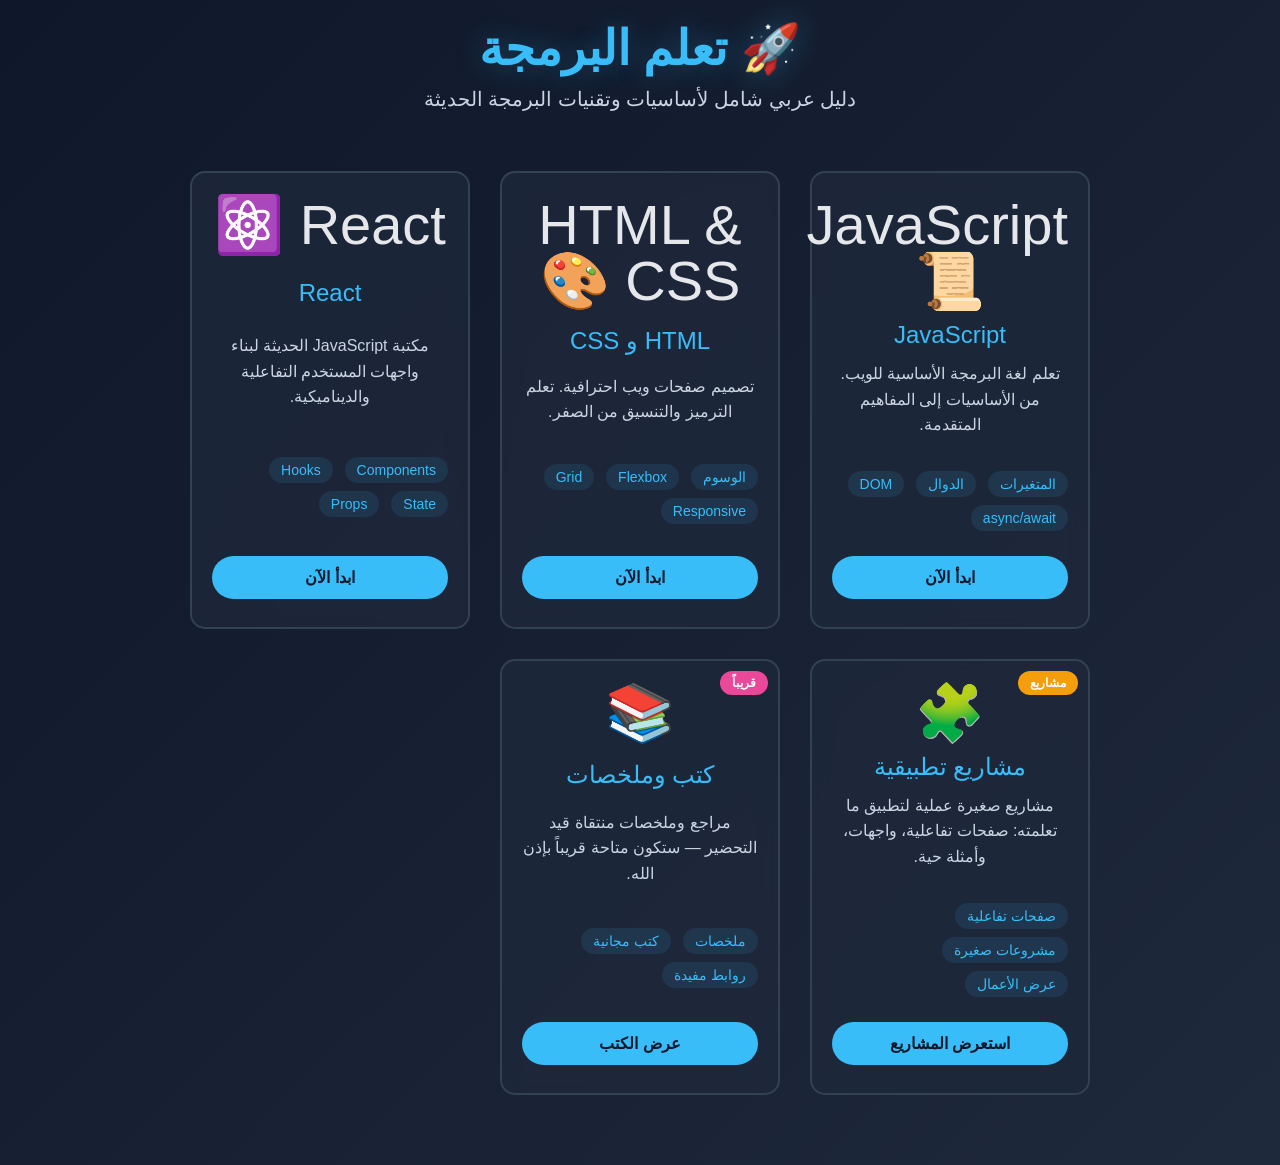
<file: index.html>
<!DOCTYPE html>
<html lang="ar" dir="rtl">
<head>
<meta charset="UTF-8">
<meta name="viewport" content="width=device-width, initial-scale=1.0">
<title>تعلم البرمجة - دليل عربي شامل</title>
<meta name="description" content="دليل تعليمي شامل للبرمجة بالعربية - JavaScript و HTML و CSS">
<link rel="icon" href="data:image/svg+xml,<svg xmlns='http://www.w3.org/2000/svg' viewBox='0 0 100 100'><text y='75' font-size='60' fill='%2338bdf8'>💻</text></svg>">
<style>
* {
    margin: 0;
    padding: 0;
    box-sizing: border-box;
}

html {
    scroll-behavior: smooth;
}

body {
    font-family: 'Cairo', 'Almarai', 'Segoe UI', sans-serif;
    background: linear-gradient(135deg, #0f172a 0%, #1e293b 100%);
    color: #e5e7eb;
    min-height: 100vh;
    display: flex;
    align-items: center;
    justify-content: center;
    padding: 20px;
}

.container {
    max-width: 900px;
    width: 100%;
}

header {
    text-align: center;
    margin-bottom: 60px;
}

h1 {
    font-size: 48px;
    color: #38bdf8;
    margin-bottom: 10px;
    text-shadow: 0 0 30px rgba(56, 189, 248, 0.3);
}

.subtitle {
    font-size: 20px;
    color: #cbd5e1;
    margin-bottom: 30px;
}

.courses {
    display: grid;
    grid-template-columns: repeat(auto-fit, minmax(280px, 1fr));
    gap: 30px;
    margin-bottom: 50px;
    align-items: stretch;
}

.course-card {
    background: rgba(30, 41, 59, 0.8);
    border: 2px solid #334155;
    border-radius: 15px;
    padding: 24px 20px 28px 20px;
    text-align: center;
    transition: transform 0.35s ease, box-shadow 0.35s ease, background 0.3s ease;
    backdrop-filter: blur(10px);
    cursor: pointer;
    display: flex;
    flex-direction: column;
    justify-content: space-between;
    min-height: 340px;
}

.course-card:hover {
    border-color: #38bdf8;
    background: linear-gradient(180deg, rgba(30,41,59,1), rgba(15,23,42,0.95));
    box-shadow: 0 10px 40px rgba(56,189,248,0.12);
    transform: translateY(-8px) scale(1.02);
}

.course-icon {
    font-size: 56px;
    margin-bottom: 12px;
    line-height: 1;
}

.course-title {
    font-size: 24px;
    color: #38bdf8;
    margin-bottom: 12px;
    word-break: keep-all;
}

.course-desc {
    color: #cbd5e1;
    font-size: 16px;
    line-height: 1.6;
    margin-bottom: 25px;
}

.topics {
    text-align: right;
    font-size: 14px;
    color: #94a3b8;
    margin-bottom: 25px;
}

.topics span {
    display: inline-block;
    background: rgba(56, 189, 248, 0.1);
    color: #38bdf8;
    padding: 5px 12px;
    border-radius: 20px;
    margin-left: 8px;
    margin-top: 8px;
}

.course-btn {
    background: #38bdf8;
    color: #0f172a;
    border: none;
    padding: 12px 40px;
    border-radius: 25px;
    font-size: 16px;
    font-weight: bold;
    cursor: pointer;
    transition: all 0.3s ease;
}

.course-btn:hover {
    background: #06b6d4;
    transform: scale(1.05);
}

.course-btn:active {
    transform: scale(0.95);
}

footer {
    text-align: center;
    color: #64748b;
    margin-top: 50px;
    padding-top: 30px;
    border-top: 1px solid #334155;
}

.footer-links {
    margin-bottom: 15px;
}

.footer-links a {
    color: #38bdf8;
    text-decoration: none;
    margin: 0 15px;
    transition: color 0.3s;
}

.footer-links a:hover {
    color: #06b6d4;
}

@media (max-width: 768px) {
    h1 {
        font-size: 36px;
    }
    
    .subtitle {
        font-size: 16px;
    }
    
    .courses {
        grid-template-columns: 1fr;
        gap: 20px;
    }
    
    .course-card {
        padding: 30px 20px;
    }
    
    .course-title {
        font-size: 24px;
    }
}
</style>
</head>

<body>

<div class="container">
    <header>
        <h1>🚀 تعلم البرمجة</h1>
        <p class="subtitle">دليل عربي شامل لأساسيات وتقنيات البرمجة الحديثة</p>
    </header>

    <div class="courses">
        <!-- JavaScript Course -->
        <div class="course-card">
            <div class="course-icon">JavaScript 📜</div>
            <div class="course-title">JavaScript</div>
            <p class="course-desc">
                تعلم لغة البرمجة الأساسية للويب. من الأساسيات إلى المفاهيم المتقدمة.
            </p>
            <div class="topics">
                <span>المتغيرات</span>
                <span>الدوال</span>
                <span>DOM</span>
                <span>async/await</span>
            </div>
            <button class="course-btn" onclick="window.location.href='jspage.html'">
                ابدأ الآن
            </button>
        </div>

        <!-- HTML & CSS Course -->
        <div class="course-card">
            <div class="course-icon">HTML & CSS 🎨</div>
            <div class="course-title">HTML و CSS</div>
            <p class="course-desc">
                تصميم صفحات ويب احترافية. تعلم الترميز والتنسيق من الصفر.
            </p>
            <div class="topics">
                <span>الوسوم</span>
                <span>Flexbox</span>
                <span>Grid</span>
                <span>Responsive</span>
            </div>
            <button class="course-btn" onclick="window.location.href='htmlcss.html'">
                ابدأ الآن
            </button>
        </div>

        <!-- React Course (activated) -->
        <div class="course-card" style="position: relative;">
            <div class="course-icon">React ⚛️</div>
            <div class="course-title">React</div>
            <p class="course-desc">
                مكتبة JavaScript الحديثة لبناء واجهات المستخدم التفاعلية والديناميكية.
            </p>
            <div class="topics">
                <span>Components</span>
                <span>Hooks</span>
                <span>State</span>
                <span>Props</span>
            </div>
            <button class="course-btn" onclick="window.location.href='react.html'">
                ابدأ الآن
            </button>
        </div>

        <!-- Projects Course -->
        <div class="course-card" style="position: relative;">
            <div style="position: absolute; top: 10px; right: 10px; background: #f59e0b; color: white; padding: 5px 12px; border-radius: 18px; font-size: 12px; font-weight: 700;">مشاريع</div>
            <div class="course-icon">🧩</div>
            <div class="course-title">مشاريع تطبيقية</div>
            <p class="course-desc">
                مشاريع صغيرة عملية لتطبيق ما تعلمته: صفحات تفاعلية، واجهات، وأمثلة حية.
            </p>
            <div class="topics">
                <span>صفحات تفاعلية</span>
                <span>مشروعات صغيرة</span>
                <span>عرض الأعمال</span>
            </div>
            <button class="course-btn" onclick="window.location.href='projects.html'">
                استعرض المشاريع
            </button>
        </div>

        <!-- Books & Summaries (coming soon) -->
        <div class="course-card" style="position: relative;">
            <div style="position: absolute; top: 10px; right: 10px; background: #ec4899; color: white; padding: 5px 12px; border-radius: 18px; font-size: 12px; font-weight: 700;">قريباً</div>
            <div class="course-icon">📚</div>
            <div class="course-title">كتب وملخصات</div>
            <p class="course-desc">
                مراجع وملخصات منتقاة قيد التحضير — ستكون متاحة قريباً بإذن الله.
            </p>
            <div class="topics">
                <span>ملخصات</span>
                <span>كتب مجانية</span>
                <span>روابط مفيدة</span>
            </div>
            <button class="course-btn" onclick="window.location.href='books.html'">
                عرض الكتب
            </button>
        </div>
</div>

</body>
</html>
</file>
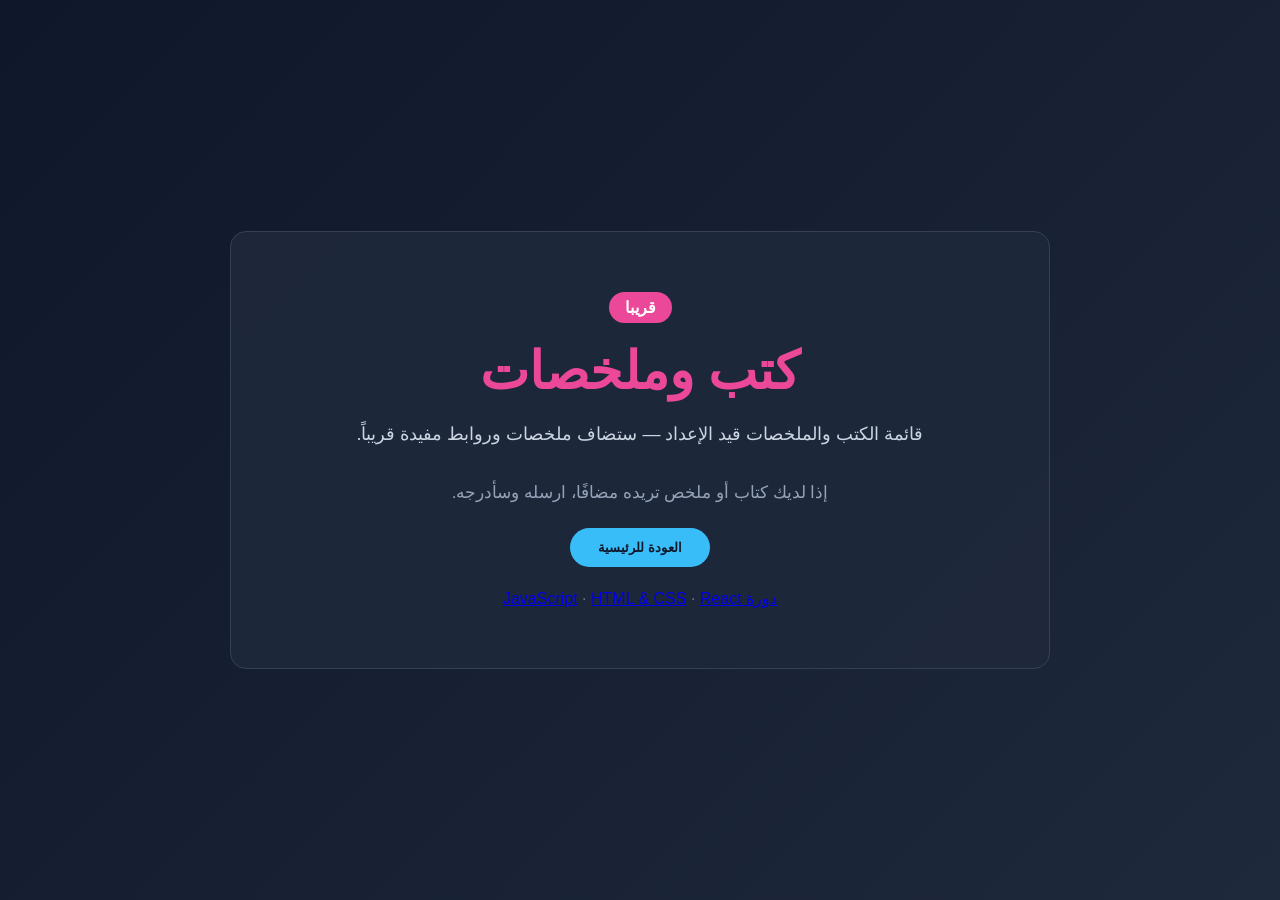
<file: books.html>
<!DOCTYPE html>
<html lang="ar" dir="rtl">
<head>
<meta charset="utf-8">
<meta name="viewport" content="width=device-width,initial-scale=1">
<title>كتب وملخصات — قريبا</title>
<meta name="description" content="كتب وملخصات - قريبا">
<link rel="icon" href="data:image/svg+xml,<svg xmlns='http://www.w3.org/2000/svg' viewBox='0 0 100 100'><text y='75' font-size='60' fill='%23ec4899'>📚</text></svg>">
<link rel="stylesheet" href="styles.css">
<style>
html,body{height:100%;}
body{display:flex;align-items:center;justify-content:center;background:linear-gradient(135deg,#0f172a 0%,#1e293b 100%);color:#e5e7eb;font-family:'Cairo', 'Almarai', 'Segoe UI',sans-serif;margin:0}
.container{max-width:900px;width:100%;padding:40px;box-sizing:border-box;text-align:center}
.card{background:rgba(30,41,59,0.9);border:1px solid #334155;border-radius:16px;padding:60px 30px}
.title{font-size:52px;color:#ec4899;margin-bottom:10px}
.badge{display:inline-block;background:#ec4899;color:white;padding:6px 16px;border-radius:20px;font-weight:700;margin-bottom:18px}
.lead{color:#cbd5e1;font-size:18px;margin-bottom:24px}
.note{color:#94a3b8;margin-bottom:18px}
.btn{background:#38bdf8;color:#0f172a;border:none;padding:12px 28px;border-radius:24px;font-weight:700;cursor:pointer}
.btn:focus{outline:2px solid #06b6d4}
.footer-links a{color:#38bdf8;text-decoration:none;margin:0 10px}
@media(max-width:600px){.title{font-size:40px;padding:0 10px}}
</style>
</head>
<body>
<div class="container">
  <div class="card">
    <div class="badge">قريبا</div>
    <h1 class="title">كتب وملخصات</h1>
    <p class="lead">قائمة الكتب والملخصات قيد الإعداد — ستضاف ملخصات وروابط مفيدة قريباً.</p>
    <p class="note">إذا لديك كتاب أو ملخص تريده مضافًا، ارسله وسأدرجه.</p>
    <div style="margin-top:18px">
      <button class="btn" onclick="window.location.href='index.html'">العودة للرئيسية</button>
    </div>
    <div style="margin-top:22px;color:#64748b">
      <a href="jspage.html">دورة JavaScript</a> · <a href="htmlcss.html">HTML & CSS</a> · <a href="react.html">React</a>
    </div>
  </div>
</div>
</body>
</html>
</file>
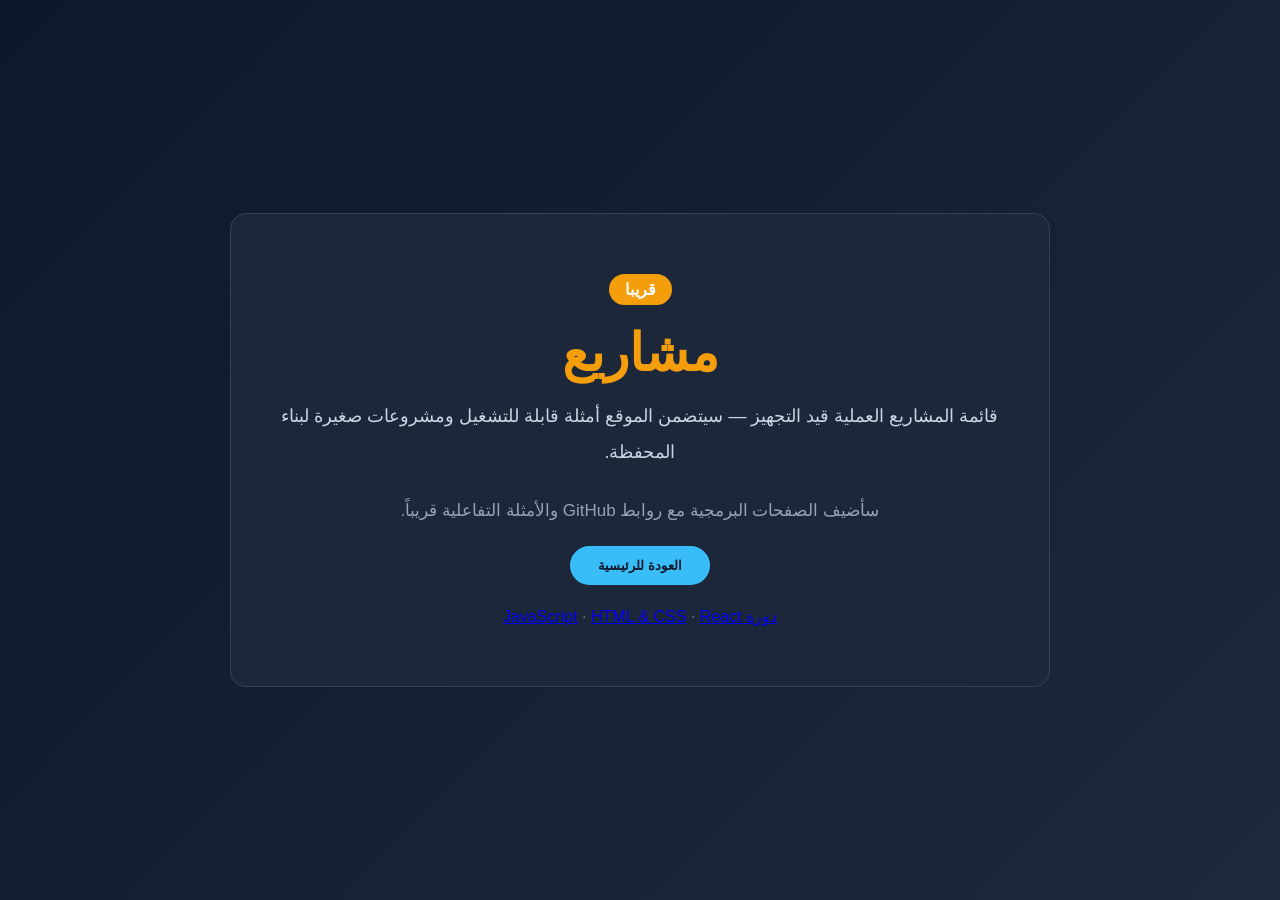
<file: projects.html>
<!DOCTYPE html>
<html lang="ar" dir="rtl">
<head>
<meta charset="utf-8">
<meta name="viewport" content="width=device-width,initial-scale=1">
<title>Projects — قريبا</title>
<meta name="description" content="صفحة المشاريع - قريبا">
<link rel="icon" href="data:image/svg+xml,<svg xmlns='http://www.w3.org/2000/svg' viewBox='0 0 100 100'><text y='75' font-size='60' fill='%23f59e0b'>🧩</text></svg>">
<link rel="stylesheet" href="styles.css">
<style>
html,body{height:100%;}
body{display:flex;align-items:center;justify-content:center;background:linear-gradient(135deg,#0f172a 0%,#1e293b 100%);color:#e5e7eb;font-family:'Cairo', 'Almarai', 'Segoe UI',sans-serif;margin:0}
.container{max-width:900px;width:100%;padding:40px;box-sizing:border-box;text-align:center}
.card{background:rgba(30,41,59,0.9);border:1px solid #334155;border-radius:16px;padding:60px 30px}
.title{font-size:52px;color:#f59e0b;margin-bottom:10px}
.badge{display:inline-block;background:#f59e0b;color:white;padding:6px 16px;border-radius:20px;font-weight:700;margin-bottom:18px}
.lead{color:#cbd5e1;font-size:18px;margin-bottom:24px}
.note{color:#94a3b8;margin-bottom:18px}
.btn{background:#38bdf8;color:#0f172a;border:none;padding:12px 28px;border-radius:24px;font-weight:700;cursor:pointer}
.btn:focus{outline:2px solid #06b6d4}
.footer-links a{color:#38bdf8;text-decoration:none;margin:0 10px}
@media(max-width:600px){.title{font-size:40px;padding:0 10px}}
</style>
</head>
<body>
<div class="container">
  <div class="card">
    <div class="badge">قريبا</div>
    <h1 class="title">مشاريع</h1>
    <p class="lead">قائمة المشاريع العملية قيد التجهيز — سيتضمن الموقع أمثلة قابلة للتشغيل ومشروعات صغيرة لبناء المحفظة.</p>
    <p class="note">سأضيف الصفحات البرمجية مع روابط GitHub والأمثلة التفاعلية قريباً.</p>
    <div style="margin-top:18px">
      <button class="btn" onclick="window.location.href='index.html'">العودة للرئيسية</button>
    </div>
    <div style="margin-top:22px;color:#64748b">
      <a href="jspage.html">دورة JavaScript</a> · <a href="htmlcss.html">HTML & CSS</a> · <a href="react.html">React</a>
    </div>
  </div>
</div>
</body>
</html>
</file>
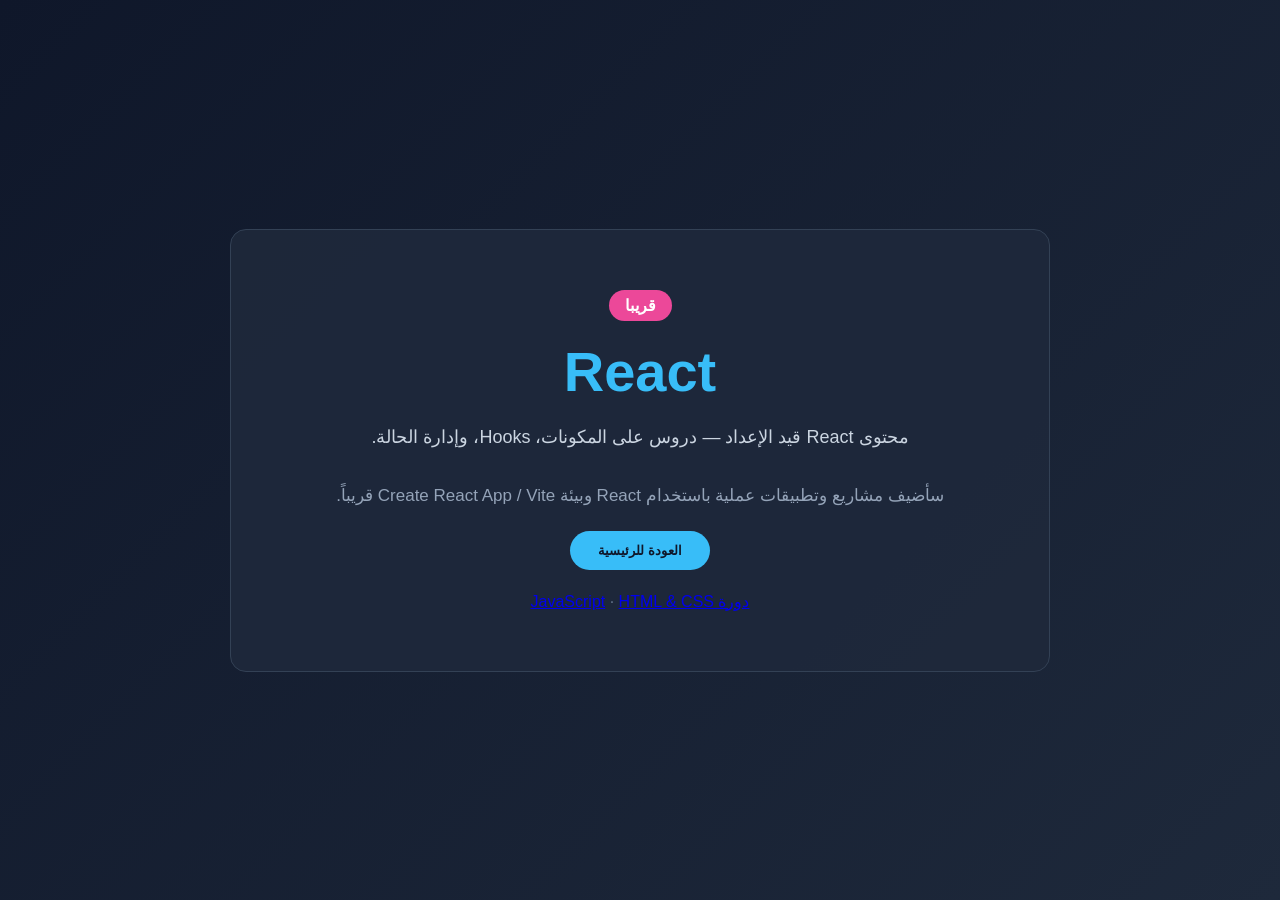
<file: react.html>
<!DOCTYPE html>
<html lang="ar" dir="rtl">
<head>
<meta charset="utf-8">
<meta name="viewport" content="width=device-width,initial-scale=1">
<title>React — قريبا</title>
<meta name="description" content="صفحة React - قريبا">
<link rel="icon" href="data:image/svg+xml,<svg xmlns='http://www.w3.org/2000/svg' viewBox='0 0 100 100'><text y='75' font-size='60' fill='%2338bdf8'>⚛️</text></svg>">
<link rel="stylesheet" href="styles.css">
<style>
html,body{height:100%;}
body{display:flex;align-items:center;justify-content:center;background:linear-gradient(135deg,#0f172a 0%,#1e293b 100%);color:#e5e7eb;font-family:'Cairo', 'Almarai', 'Segoe UI',sans-serif;margin:0}
.container{max-width:900px;width:100%;padding:40px;box-sizing:border-box;text-align:center}
.card{background:rgba(30,41,59,0.9);border:1px solid #334155;border-radius:16px;padding:60px 30px}
.title{font-size:56px;color:#38bdf8;margin-bottom:10px}
.badge{display:inline-block;background:#ec4899;color:white;padding:6px 16px;border-radius:20px;font-weight:700;margin-bottom:18px}
.lead{color:#cbd5e1;font-size:18px;margin-bottom:24px}
.note{color:#94a3b8;margin-bottom:18px}
.btn{background:#38bdf8;color:#0f172a;border:none;padding:12px 28px;border-radius:24px;font-weight:700;cursor:pointer}
.btn:focus{outline:2px solid #06b6d4}
.footer-links a{color:#38bdf8;text-decoration:none;margin:0 10px}
@media(max-width:600px){.title{font-size:40px;padding:0 10px}}
</style>
</head>
<body>
<div class="container">
  <div class="card">
    <div class="badge">قريبا</div>
    <h1 class="title">React</h1>
    <p class="lead">محتوى React قيد الإعداد — دروس على المكونات، Hooks، وإدارة الحالة.</p>
    <p class="note">سأضيف مشاريع وتطبيقات عملية باستخدام React وبيئة Create React App / Vite قريباً.</p>
    <div style="margin-top:18px">
      <button class="btn" onclick="window.location.href='index.html'">العودة للرئيسية</button>
    </div>
    <div style="margin-top:22px;color:#64748b">
      <a href="jspage.html">دورة JavaScript</a> · <a href="htmlcss.html">HTML & CSS</a>
    </div>
  </div>
</div>
</body>
</html>
</file>
<file: styles.css>
*{
    margin:0;
    padding:0;
    box-sizing:border-box;
}

html{
    scroll-behavior:smooth;
}

body{
    font-family:'Segoe UI',Tahoma,sans-serif;
    display:flex;
    background:#0f172a;
    color:#e5e7eb;
}


/* ===== Search ===== */

#searchInput{
    width:85%;
    padding:13px 18px;

    margin:20px auto;
    display:block;

    font-size:16px;

    border:none;
    border-radius:25px;

    background:#020617;
    color:#fff;

    outline:none;

    box-shadow:
    inset 0 0 0 2px #334155;

    transition:.3s;
}

#searchInput:focus{
    box-shadow:
    inset 0 0 0 2px #38bdf8,
    0 0 15px #38bdf8;

    transform:scale(1.03);
}

#searchInput::placeholder{
    color:#94a3b8;
}



/* ===== Navbar ===== */


#navbar{
    width:320px;
    height:100vh;

    position:fixed;
    right:0;
    top:0;

    background:#020617;

    border-left:1px solid #334155;

    overflow-y:auto;
}


#navbar header{
    padding:25px 15px;

    text-align:center;

    font-size:1.7rem;
    font-weight:bold;

    color:#38bdf8;
}



/* scrollbar */

#navbar::-webkit-scrollbar{
    width:8px;
}

#navbar::-webkit-scrollbar-thumb{
    background:#38bdf8;
    border-radius:20px;
}



.nav-link{

    display:block;

    padding:14px 22px;

    color:#cbd5e1;

    text-decoration:none;

    border-top:1px solid #1e293b;

    transition:.25s;
}


.nav-link:hover{

    background:#1e293b;

    color:#38bdf8;

    padding-right:30px;
}



/* ===== Main ===== */


#main-doc{

    margin-right:340px;

    padding:45px;

    max-width:1100px;

}



.main-section{

    margin-bottom:70px;

}



.main-section header{

    font-size:2rem;

    margin-bottom:25px;

    color:#38bdf8;

    border-bottom:2px solid #334155;

    padding-bottom:10px;

}



p{

    line-height:2;

    margin:15px 0;

    font-size:17px;

}



ul{

    margin:20px 35px;

}


li{

    margin-bottom:12px;

}



/* ===== Code ===== */


code{

    display:block;

    background:#020617;

    color:#22c55e;

    padding:18px;

    margin:20px 0;

    border-radius:10px;

    border:1px solid #334155;

    white-space:pre-wrap;

    direction:ltr;

    text-align:left;

    overflow-x:auto;

    font-family:Consolas,monospace;

}



/* Selection */

::selection{

    background:#38bdf8;

    color:#000;

}



/* ===== Mobile ===== */


@media(max-width:768px){


body{

    flex-direction:column;

}


#navbar{

    position:relative;

    width:100%;

    height:330px;

    border-left:none;

    border-bottom:2px solid #334155;

}



#main-doc{

    margin-right:0;

    padding:25px;

}



.main-section header{

    font-size:1.6rem;

}


}
/* زرار القائمة */

#menuBtn{

    position:fixed;

    top:20px;
    right:340px;

    width:45px;
    height:45px;

    border:none;

    border-radius:50%;

    background:#38bdf8;

    color:#020617;

    font-size:25px;

    cursor:pointer;

    z-index:999;

    transition: right .45s ease, transform .25s ease, box-shadow .25s ease, background .3s ease;

}


#menuBtn:hover{

    transform:scale(1.1);

}


/* زر القائمة */

#menuBtn{
    position:fixed;

    top:20px;
    right:340px;

    width:50px;
    height:50px;

    border:none;
    border-radius:50%;

    background:#38bdf8;
    color:#020617;

    font-size:25px;

    cursor:pointer;

    z-index:9999;

    transition: right .45s ease, transform .25s ease, box-shadow .25s ease, background .3s ease;
}

/* زر العودة للرئيسية */
#homeBtn{
    position:fixed;
    top:20px;
    right:400px;
    width:44px;
    height:44px;
    border:none;
    border-radius:50%;
    background:#06b6d4;
    color:#020617;
    font-size:20px;
    cursor:pointer;
    z-index:9999;
    transition: right .45s ease, transform .25s ease, box-shadow .25s ease;
}

#homeBtn:hover{transform:scale(1.08);box-shadow:0 8px 20px rgba(6,182,212,0.12)}


/* حركة الناف */

#navbar{
    transition:.4s ease;
}


/* اخفاء الناف بالكامل */

#navbar.hide{
    transform:translateX(330px);
}


/* المحتوى */

#main-doc{
    transition:.4s ease;
}


/* لما الناف تختفي */

#main-doc.full{
    margin-right:0;
    max-width:100%;
}


/* تحريك الزر */

#menuBtn.move{
    right:20px;
}

/* تحريك زر العودة للرئيسية مع زر القائمة */
#homeBtn.move{
    right:80px;
}

/* Back to top button styles */
.back-to-top{
    position:fixed;
    left:24px;
    bottom:24px;
    width:48px;
    height:48px;
    display:grid;
    place-items:center;
    border-radius:50%;
    background:#38bdf8;
    color:#020617;
    border:none;
    cursor:pointer;
    box-shadow:0 8px 20px rgba(2,6,23,0.6);
    opacity:0;
    transform:translateY(8px);
    transition:opacity .2s ease, transform .2s ease;
    z-index:9999;
}
.back-to-top.show{
    opacity:1;
    transform:translateY(0);
}

@media(max-width:768px){
    .back-to-top{ left:12px; bottom:18px; width:44px; height:44px; }
}

/* Search bar */
#search-bar{
    display:flex;
    gap:10px;
    align-items:center;
    margin:20px 0;
}

#search-bar input[type="search"]{
    flex:1;
    padding:10px 14px;
    border-radius:8px;
    border:1px solid #334155;
    background:#020617;
    color:#e5e7eb;
}

.search-controls{
    display:flex;
    gap:8px;
    align-items:center;
}

/* removed .search-btn (prev/next buttons) */

#search-count{
    color:#94a3b8;
    font-size:0.95rem;
}

mark{ background:#f59e0b; color:#000; padding:0 2px; border-radius:2px; }
mark.active{ background:#06b6d4; color:#000; padding:0 2px; border-radius:2px; }
mark.fallback{ background:#fde68a; color:#000; padding:0 2px; border-radius:2px; }
</file>
